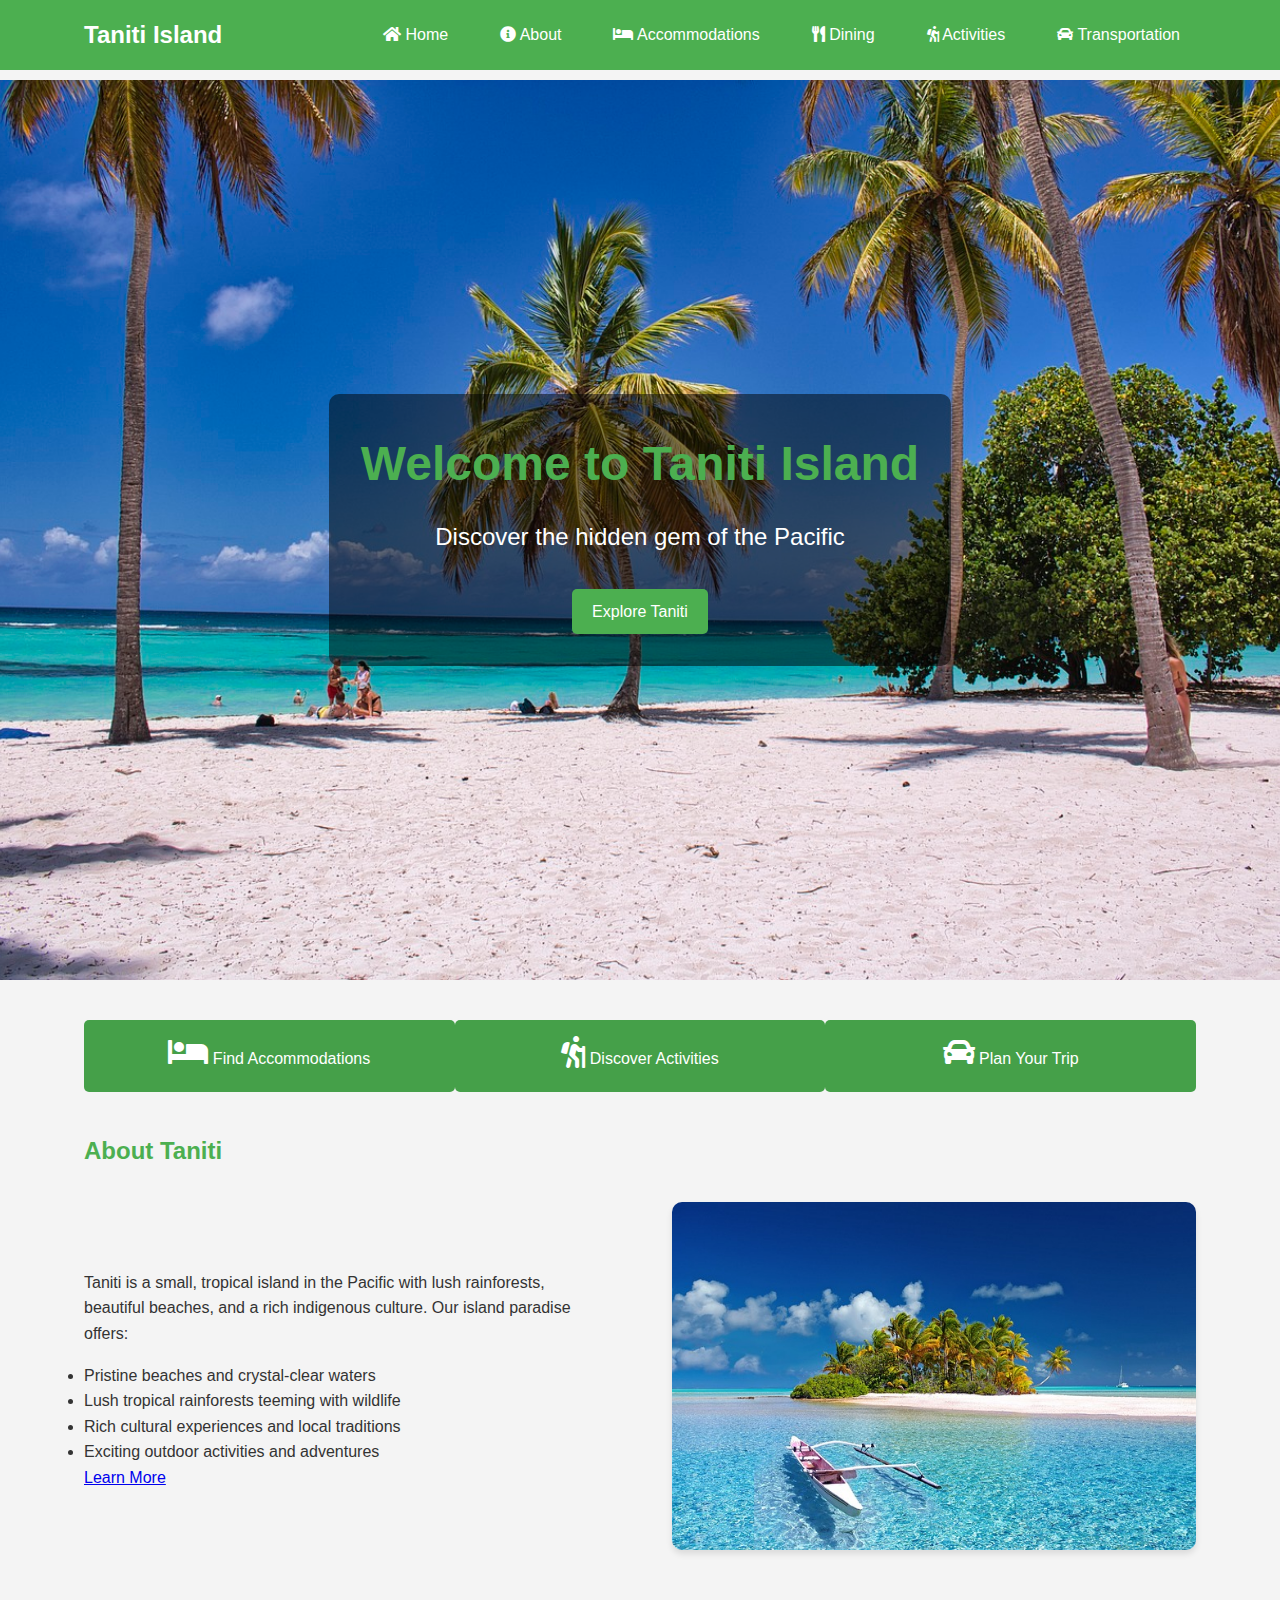
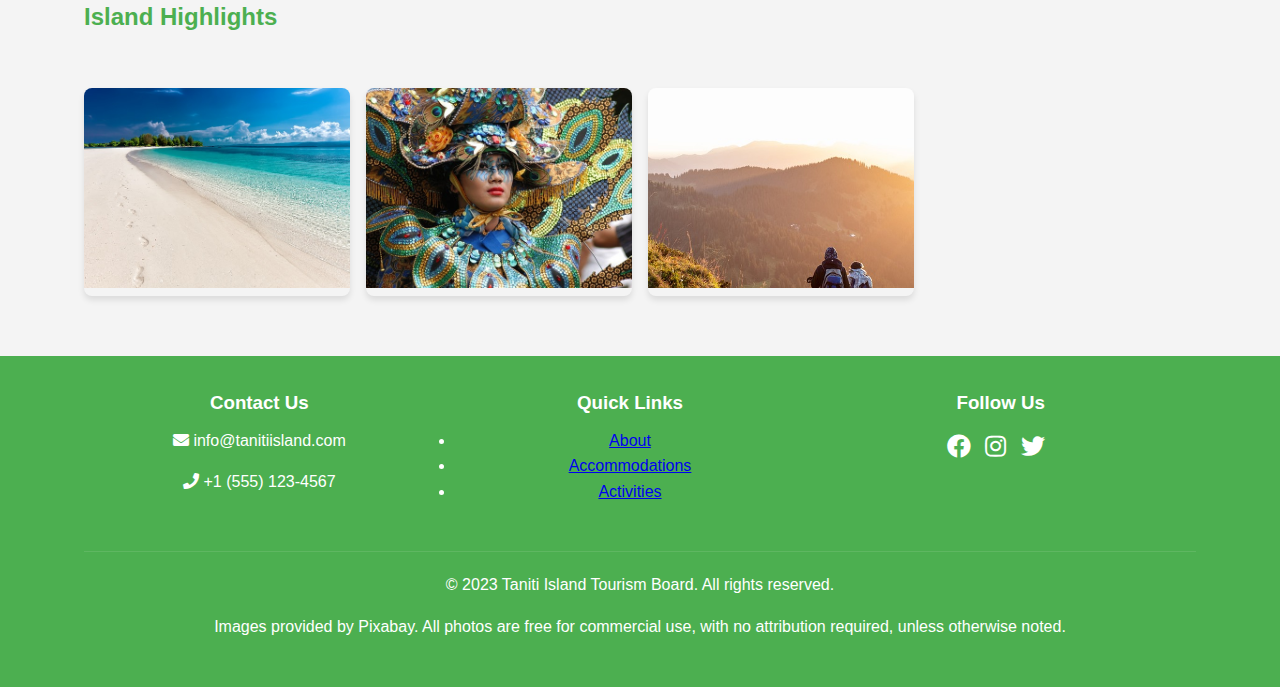
<file: index.html>
<!DOCTYPE html>
<html lang="en">
<head>
    <meta charset="UTF-8">
    <meta name="viewport" content="width=device-width, initial-scale=1.0">
    <title>Welcome to Taniti Island</title>
    <link rel="stylesheet" href="styles.css">
    <link rel="stylesheet" href="https://cdnjs.cloudflare.com/ajax/libs/font-awesome/5.15.3/css/all.min.css">
</head>
<body>
    <header>
        <div class="container">
            <nav>
                <div class="logo">Taniti Island</div>
                <div class="hamburger-menu">☰</div>
                <ul>
                    <li><a href="index.html"><i class="fas fa-home"></i> Home</a></li>
                    <li><a href="about.html"><i class="fas fa-info-circle"></i> About</a></li>
                    <li><a href="accommodations.html"><i class="fas fa-bed"></i> Accommodations</a></li>
                    <li><a href="dining.html"><i class="fas fa-utensils"></i> Dining</a></li>
                    <li><a href="activities.html"><i class="fas fa-hiking"></i> Activities</a></li>
                    <li><a href="transportation.html"><i class="fas fa-car"></i> Transportation</a></li>
                </ul>
            </nav>
        </div>
    </header>

    <main>
        <section class="hero" style="background-image: url('assets/beach2.jpg');">
            <div class="hero-content">
                <h1>Welcome to Taniti Island</h1>
                <p>Discover the hidden gem of the Pacific</p>
                <a href="about.html" class="cta-button">Explore Taniti</a>
            </div>
        </section>

        <div class="container">
            <section id="quick-links">
                <div class="quick-link-container">
                    <a href="accommodations.html" class="quick-link">
                        <i class="fas fa-bed"></i>
                        <span>Find Accommodations</span>
                    </a>
                    <a href="activities.html" class="quick-link">
                        <i class="fas fa-hiking"></i>
                        <span>Discover Activities</span>
                    </a>
                    <a href="transportation.html" class="quick-link">
                        <i class="fas fa-car"></i>
                        <span>Plan Your Trip</span>
                    </a>
                </div>
            </section>

            <section id="about-preview">
                <h2>About Taniti</h2>
                <div class="about-content">
                    <div class="about-text">
                        <p>Taniti is a small, tropical island in the Pacific with lush rainforests, beautiful beaches, and a rich indigenous culture. Our island paradise offers:</p>
                        <ul>
                            <li>Pristine beaches and crystal-clear waters</li>
                            <li>Lush tropical rainforests teeming with wildlife</li>
                            <li>Rich cultural experiences and local traditions</li>
                            <li>Exciting outdoor activities and adventures</li>
                        </ul>
                        <a href="about.html" class="learn-more">Learn More</a>
                    </div>
                    <div class="about-image">
                        <img src="assets/beachrelax.jpg" alt="About Taniti Island">
                    </div>
                </div>
            </section>

            <section id="gallery-preview">
                <h2>Island Highlights</h2>
                <div class="gallery-grid">
                    <div class="gallery-item">
                        <img src="assets/beach.jpg" alt="Beautiful Beaches">
                        <div class="gallery-caption">Beautiful Beaches</div>
                    </div>
                    <div class="gallery-item">
                        <img src="assets/culture2.jpg" alt="Rich Culture">
                        <div class="gallery-caption">Rich Culture</div>
                    </div>
                    <div class="gallery-item">
                        <img src="assets/hike.jpg" alt="Exciting Activities">
                        <div class="gallery-caption">Exciting Activities</div>
                    </div>
                </div>
            </section>
        </div>
    </main>

    <footer>
        <div class="container">
            <div class="footer-content">
                <div class="footer-section">
                    <h3>Contact Us</h3>
                    <p><i class="fas fa-envelope"></i> info@tanitiisland.com</p>
                    <p><i class="fas fa-phone"></i> +1 (555) 123-4567</p>
                </div>
                <div class="footer-section">
                    <h3>Quick Links</h3>
                    <ul>
                        <li><a href="about.html">About</a></li>
                        <li><a href="accommodations.html">Accommodations</a></li>
                        <li><a href="activities.html">Activities</a></li>
                    </ul>
                </div>
                <div class="footer-section">
                    <h3>Follow Us</h3>
                    <div class="social-icons">
                        <a href="#"><i class="fab fa-facebook"></i></a>
                        <a href="#"><i class="fab fa-instagram"></i></a>
                        <a href="#"><i class="fab fa-twitter"></i></a>
                    </div>
                </div>
            </div>
            <p class="copyright">&copy; 2023 Taniti Island Tourism Board. All rights reserved.</p>
            <p class="image-citation">Images provided by Pixabay. All photos are free for commercial use, with no attribution required, unless otherwise noted.</p>
        </div>
    </footer>

    <script>
        document.querySelector('.hamburger-menu').addEventListener('click', function() {
            document.querySelector('nav ul').classList.toggle('show');
        });
    </script>
</body>
</html>
</file>
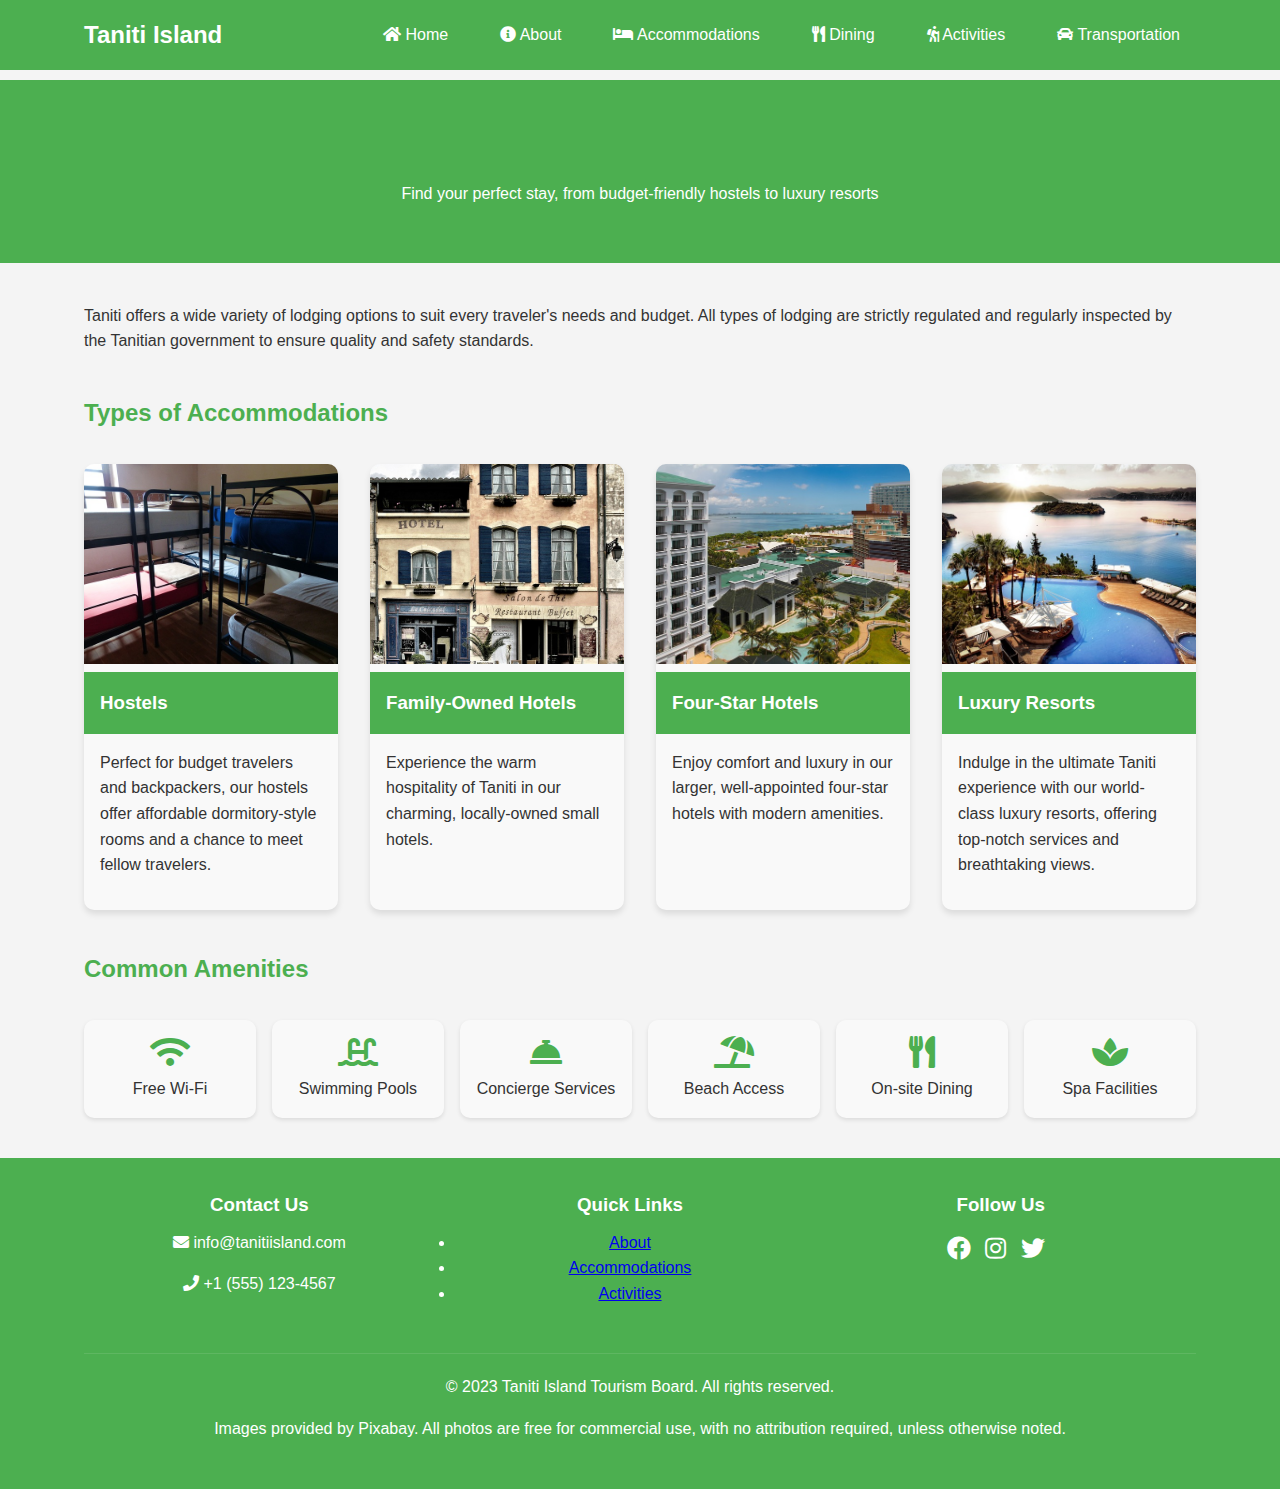
<file: accommodations.html>
<!DOCTYPE html>
<html lang="en">
<head>
    <meta charset="UTF-8">
    <meta name="viewport" content="width=device-width, initial-scale=1.0">
    <title>Accommodations on Taniti Island</title>
    <link rel="stylesheet" href="styles.css">
    <link rel="stylesheet" href="https://cdnjs.cloudflare.com/ajax/libs/font-awesome/5.15.3/css/all.min.css">
</head>
<body>
    <header>
        <div class="container">
            <nav>
                <div class="logo">Taniti Island</div>
                <div class="hamburger-menu">☰</div>
                <ul>
                    <li><a href="index.html"><i class="fas fa-home"></i> Home</a></li>
                    <li><a href="about.html"><i class="fas fa-info-circle"></i> About</a></li>
                    <li><a href="accommodations.html"><i class="fas fa-bed"></i> Accommodations</a></li>
                    <li><a href="dining.html"><i class="fas fa-utensils"></i> Dining</a></li>
                    <li><a href="activities.html"><i class="fas fa-hiking"></i> Activities</a></li>
                    <li><a href="transportation.html"><i class="fas fa-car"></i> Transportation</a></li>
                </ul>
            </nav>
        </div>
    </header>

    <main>
        <section class="page-header">
            <div class="container">
                <h1>Accommodations on Taniti</h1>
                <p>Find your perfect stay, from budget-friendly hostels to luxury resorts</p>
            </div>
        </section>

        <div class="container">
            <section id="accommodation-intro">
                <p>Taniti offers a wide variety of lodging options to suit every traveler's needs and budget. All types of lodging are strictly regulated and regularly inspected by the Tanitian government to ensure quality and safety standards.</p>
            </section>

            <section id="accommodation-types">
                <h2>Types of Accommodations</h2>
                <div class="accommodation-grid">
                    <div class="accommodation-item">
                        <img src="assets/hostel.jpg" alt="Budget-friendly hostel">
                        <h3>Hostels</h3>
                        <p>Perfect for budget travelers and backpackers, our hostels offer affordable dormitory-style rooms and a chance to meet fellow travelers.</p>
                    </div>
                    <div class="accommodation-item">
                        <img src="assets/familyhotel.jpg" alt="Family-owned hotel">
                        <h3>Family-Owned Hotels</h3>
                        <p>Experience the warm hospitality of Taniti in our charming, locally-owned small hotels.</p>
                    </div>
                    <div class="accommodation-item">
                        <img src="assets/fourstarhotel.jpg" alt="Four-star hotel">
                        <h3>Four-Star Hotels</h3>
                        <p>Enjoy comfort and luxury in our larger, well-appointed four-star hotels with modern amenities.</p>
                    </div>
                    <div class="accommodation-item">
                        <img src="assets/luxuryresort.jpg" alt="Luxury resort">
                        <h3>Luxury Resorts</h3>
                        <p>Indulge in the ultimate Taniti experience with our world-class luxury resorts, offering top-notch services and breathtaking views.</p>
                    </div>
                    <!-- Add more accommodation items with relevant images -->
                </div>
            </section>

            <section id="accommodation-features">
                <h2>Common Amenities</h2>
                <div class="features-grid">
                    <div class="feature-item">
                        <i class="fas fa-wifi"></i>
                        <span>Free Wi-Fi</span>
                    </div>
                    <div class="feature-item">
                        <i class="fas fa-swimming-pool"></i>
                        <span>Swimming Pools</span>
                    </div>
                    <div class="feature-item">
                        <i class="fas fa-concierge-bell"></i>
                        <span>Concierge Services</span>
                    </div>
                    <div class="feature-item">
                        <i class="fas fa-umbrella-beach"></i>
                        <span>Beach Access</span>
                    </div>
                    <div class="feature-item">
                        <i class="fas fa-utensils"></i>
                        <span>On-site Dining</span>
                    </div>
                    <div class="feature-item">
                        <i class="fas fa-spa"></i>
                        <span>Spa Facilities</span>
                    </div>
                </div>
            </section>

        </div>
    </main>

    <footer>
        <div class="container">
            <div class="footer-content">
                <div class="footer-section">
                    <h3>Contact Us</h3>
                    <p><i class="fas fa-envelope"></i> info@tanitiisland.com</p>
                    <p><i class="fas fa-phone"></i> +1 (555) 123-4567</p>
                </div>
                <div class="footer-section">
                    <h3>Quick Links</h3>
                    <ul>
                        <li><a href="about.html">About</a></li>
                        <li><a href="accommodations.html">Accommodations</a></li>
                        <li><a href="activities.html">Activities</a></li>
                    </ul>
                </div>
                <div class="footer-section">
                    <h3>Follow Us</h3>
                    <div class="social-icons">
                        <a href="#"><i class="fab fa-facebook"></i></a>
                        <a href="#"><i class="fab fa-instagram"></i></a>
                        <a href="#"><i class="fab fa-twitter"></i></a>
                    </div>
                </div>
            </div>
            <p class="copyright">&copy; 2023 Taniti Island Tourism Board. All rights reserved.</p>
            <p class="image-citation">Images provided by Pixabay. All photos are free for commercial use, with no attribution required, unless otherwise noted.</p>
        </div>
    </footer>

    <script>
        document.querySelector('.hamburger-menu').addEventListener('click', function() {
            document.querySelector('nav ul').classList.toggle('show');
        });
    </script>
</body>
</html>
</file>
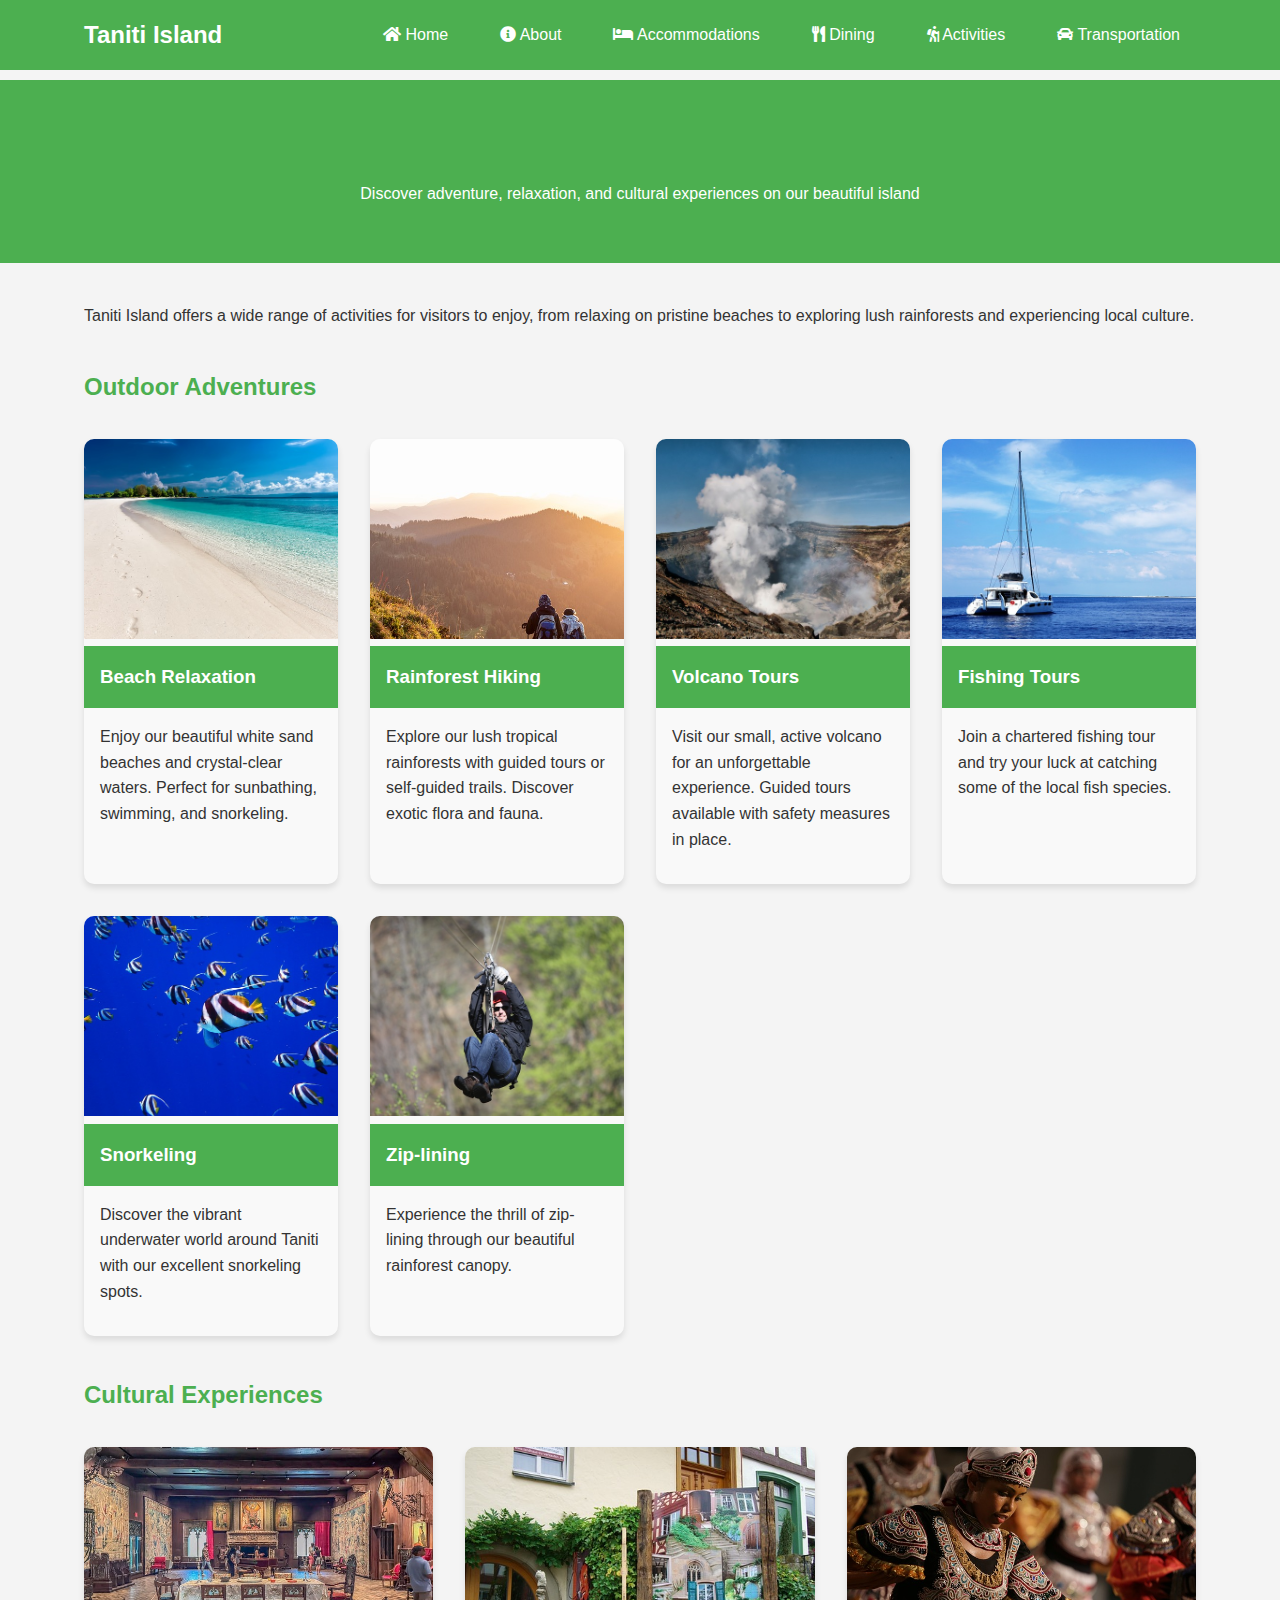
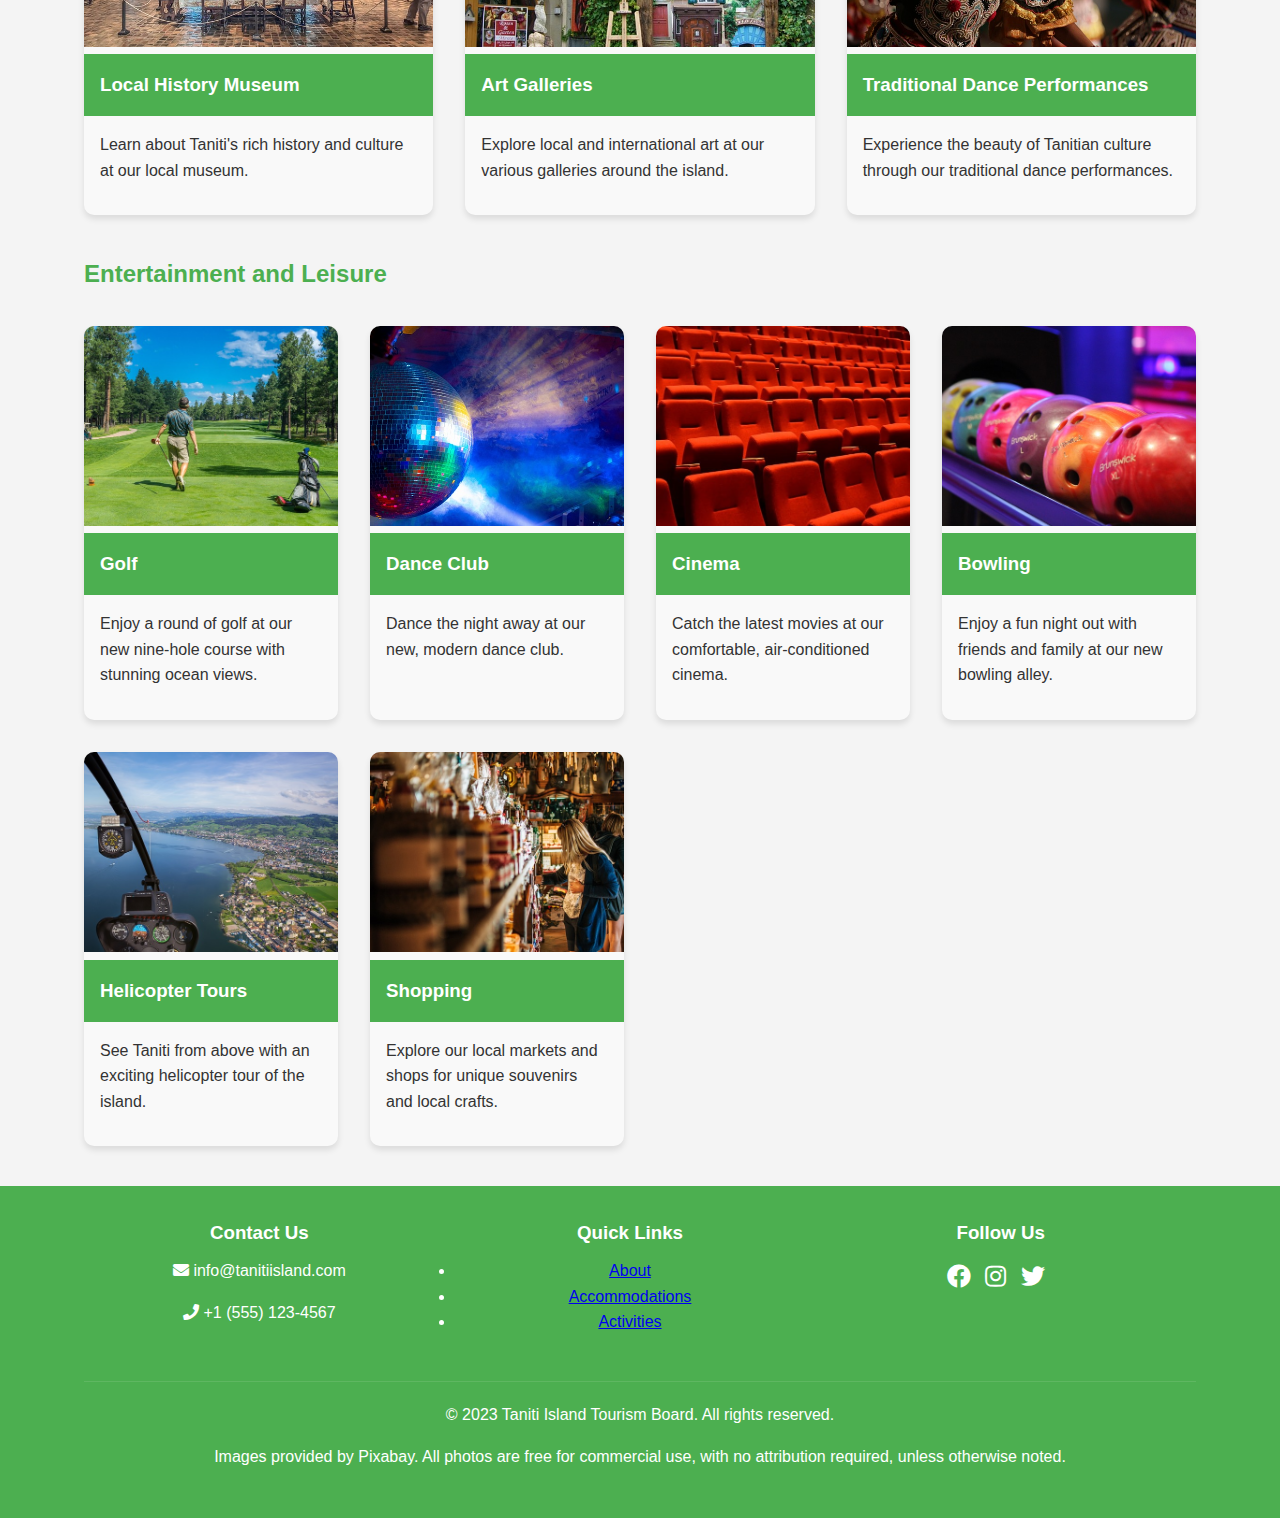
<file: activities.html>
<!DOCTYPE html>
<html lang="en">
<head>
    <meta charset="UTF-8">
    <meta name="viewport" content="width=device-width, initial-scale=1.0">
    <title>Activities on Taniti Island</title>
    <link rel="stylesheet" href="styles.css">
    <link rel="stylesheet" href="https://cdnjs.cloudflare.com/ajax/libs/font-awesome/5.15.3/css/all.min.css">
</head>
<body>
    <header>
        <div class="container">
            <nav>
                <div class="logo">Taniti Island</div>
                <div class="hamburger-menu">☰</div>
                <ul>
                    <li><a href="index.html"><i class="fas fa-home"></i> Home</a></li>
                    <li><a href="about.html"><i class="fas fa-info-circle"></i> About</a></li>
                    <li><a href="accommodations.html"><i class="fas fa-bed"></i> Accommodations</a></li>
                    <li><a href="dining.html"><i class="fas fa-utensils"></i> Dining</a></li>
                    <li><a href="activities.html"><i class="fas fa-hiking"></i> Activities</a></li>
                    <li><a href="transportation.html"><i class="fas fa-car"></i> Transportation</a></li>
                </ul>
            </nav>
        </div>
    </header>

    <main>
        <section class="page-header">
            <div class="container">
                <h1>Activities on Taniti Island</h1>
                <p>Discover adventure, relaxation, and cultural experiences on our beautiful island</p>
            </div>
        </section>

        <div class="container">
            <section id="activities-intro">
                <p>Taniti Island offers a wide range of activities for visitors to enjoy, from relaxing on pristine beaches to exploring lush rainforests and experiencing local culture.</p>
            </section>

            <section id="outdoor-activities">
                <h2>Outdoor Adventures</h2>
                <div class="activities-grid">
                    <div class="activity-item">
                        <img src="assets/beach.jpg" alt="Beach relaxation">
                        <h3>Beach Relaxation</h3>
                        <p>Enjoy our beautiful white sand beaches and crystal-clear waters. Perfect for sunbathing, swimming, and snorkeling.</p>
                    </div>
                    <div class="activity-item">
                        <img src="assets/hike.jpg" alt="Rainforest hiking">
                        <h3>Rainforest Hiking</h3>
                        <p>Explore our lush tropical rainforests with guided tours or self-guided trails. Discover exotic flora and fauna.</p>
                    </div>
                    <div class="activity-item">
                        <img src="assets/volcanotour.jpg" alt="Volcano tour">
                        <h3>Volcano Tours</h3>
                        <p>Visit our small, active volcano for an unforgettable experience. Guided tours available with safety measures in place.</p>
                    </div>
                    <div class="activity-item">
                        <img src="assets/fishingtour.jpg" alt="Fishing tour">
                        <h3>Fishing Tours</h3>
                        <p>Join a chartered fishing tour and try your luck at catching some of the local fish species.</p>
                    </div>
                    <div class="activity-item">
                        <img src="assets/snorkeling.jpg" alt="Snorkeling">
                        <h3>Snorkeling</h3>
                        <p>Discover the vibrant underwater world around Taniti with our excellent snorkeling spots.</p>
                    </div>
                    <div class="activity-item">
                        <img src="assets/zipline.jpg" alt="Zip-lining">
                        <h3>Zip-lining</h3>
                        <p>Experience the thrill of zip-lining through our beautiful rainforest canopy.</p>
                    </div>
                </div>
            </section>

            <section id="cultural-activities">
                <h2>Cultural Experiences</h2>
                <div class="activities-grid">
                    <div class="activity-item">
                        <img src="assets/museum1.jpg" alt="Local history museum">
                        <h3>Local History Museum</h3>
                        <p>Learn about Taniti's rich history and culture at our local museum.</p>
                    </div>
                    <div class="activity-item">
                        <img src="assets/artgallery.jpg" alt="Art galleries">
                        <h3>Art Galleries</h3>
                        <p>Explore local and international art at our various galleries around the island.</p>
                    </div>
                    <div class="activity-item">
                        <img src="assets/traditionaldance.jpg" alt="Traditional dance performance">
                        <h3>Traditional Dance Performances</h3>
                        <p>Experience the beauty of Tanitian culture through our traditional dance performances.</p>
                    </div>
                </div>
            </section>

            <section id="entertainment-activities">
                <h2>Entertainment and Leisure</h2>
                <div class="activities-grid">
                    <div class="activity-item">
                        <img src="assets/golfcourse.jpg" alt="Golf course">
                        <h3>Golf</h3>
                        <p>Enjoy a round of golf at our new nine-hole course with stunning ocean views.</p>
                    </div>
                    <div class="activity-item">
                        <img src="assets/danceclub.jpg" alt="Dance club">
                        <h3>Dance Club</h3>
                        <p>Dance the night away at our new, modern dance club.</p>
                    </div>
                    <div class="activity-item">
                        <img src="assets/cinema.jpg" alt="Cinema">
                        <h3>Cinema</h3>
                        <p>Catch the latest movies at our comfortable, air-conditioned cinema.</p>
                    </div>
                    <div class="activity-item">
                        <img src="assets/bowling.jpg" alt="Bowling alley">
                        <h3>Bowling</h3>
                        <p>Enjoy a fun night out with friends and family at our new bowling alley.</p>
                    </div>
                    <div class="activity-item">
                        <img src="assets/helicoptertour.jpg" alt="Helicopter tour">
                        <h3>Helicopter Tours</h3>
                        <p>See Taniti from above with an exciting helicopter tour of the island.</p>
                    </div>
                    <div class="activity-item">
                        <img src="assets/shopping.jpg" alt="Shopping">
                        <h3>Shopping</h3>
                        <p>Explore our local markets and shops for unique souvenirs and local crafts.</p>
                    </div>
                </div>
            </section>

        </div>
    </main>

    <footer>
        <div class="container">
            <div class="footer-content">
                <div class="footer-section">
                    <h3>Contact Us</h3>
                    <p><i class="fas fa-envelope"></i> info@tanitiisland.com</p>
                    <p><i class="fas fa-phone"></i> +1 (555) 123-4567</p>
                </div>
                <div class="footer-section">
                    <h3>Quick Links</h3>
                    <ul>
                        <li><a href="about.html">About</a></li>
                        <li><a href="accommodations.html">Accommodations</a></li>
                        <li><a href="activities.html">Activities</a></li>
                    </ul>
                </div>
                <div class="footer-section">
                    <h3>Follow Us</h3>
                    <div class="social-icons">
                        <a href="#"><i class="fab fa-facebook"></i></a>
                        <a href="#"><i class="fab fa-instagram"></i></a>
                        <a href="#"><i class="fab fa-twitter"></i></a>
                    </div>
                </div>
            </div>
            <p class="copyright">&copy; 2023 Taniti Island Tourism Board. All rights reserved.</p>
            <p class="image-citation">Images provided by Pixabay. All photos are free for commercial use, with no attribution required, unless otherwise noted.</p>
        </div>
    </footer>


    <script>
        document.querySelector('.hamburger-menu').addEventListener('click', function() {
            document.querySelector('nav ul').classList.toggle('show');
        });
    </script>
</body>
</html>
</file>
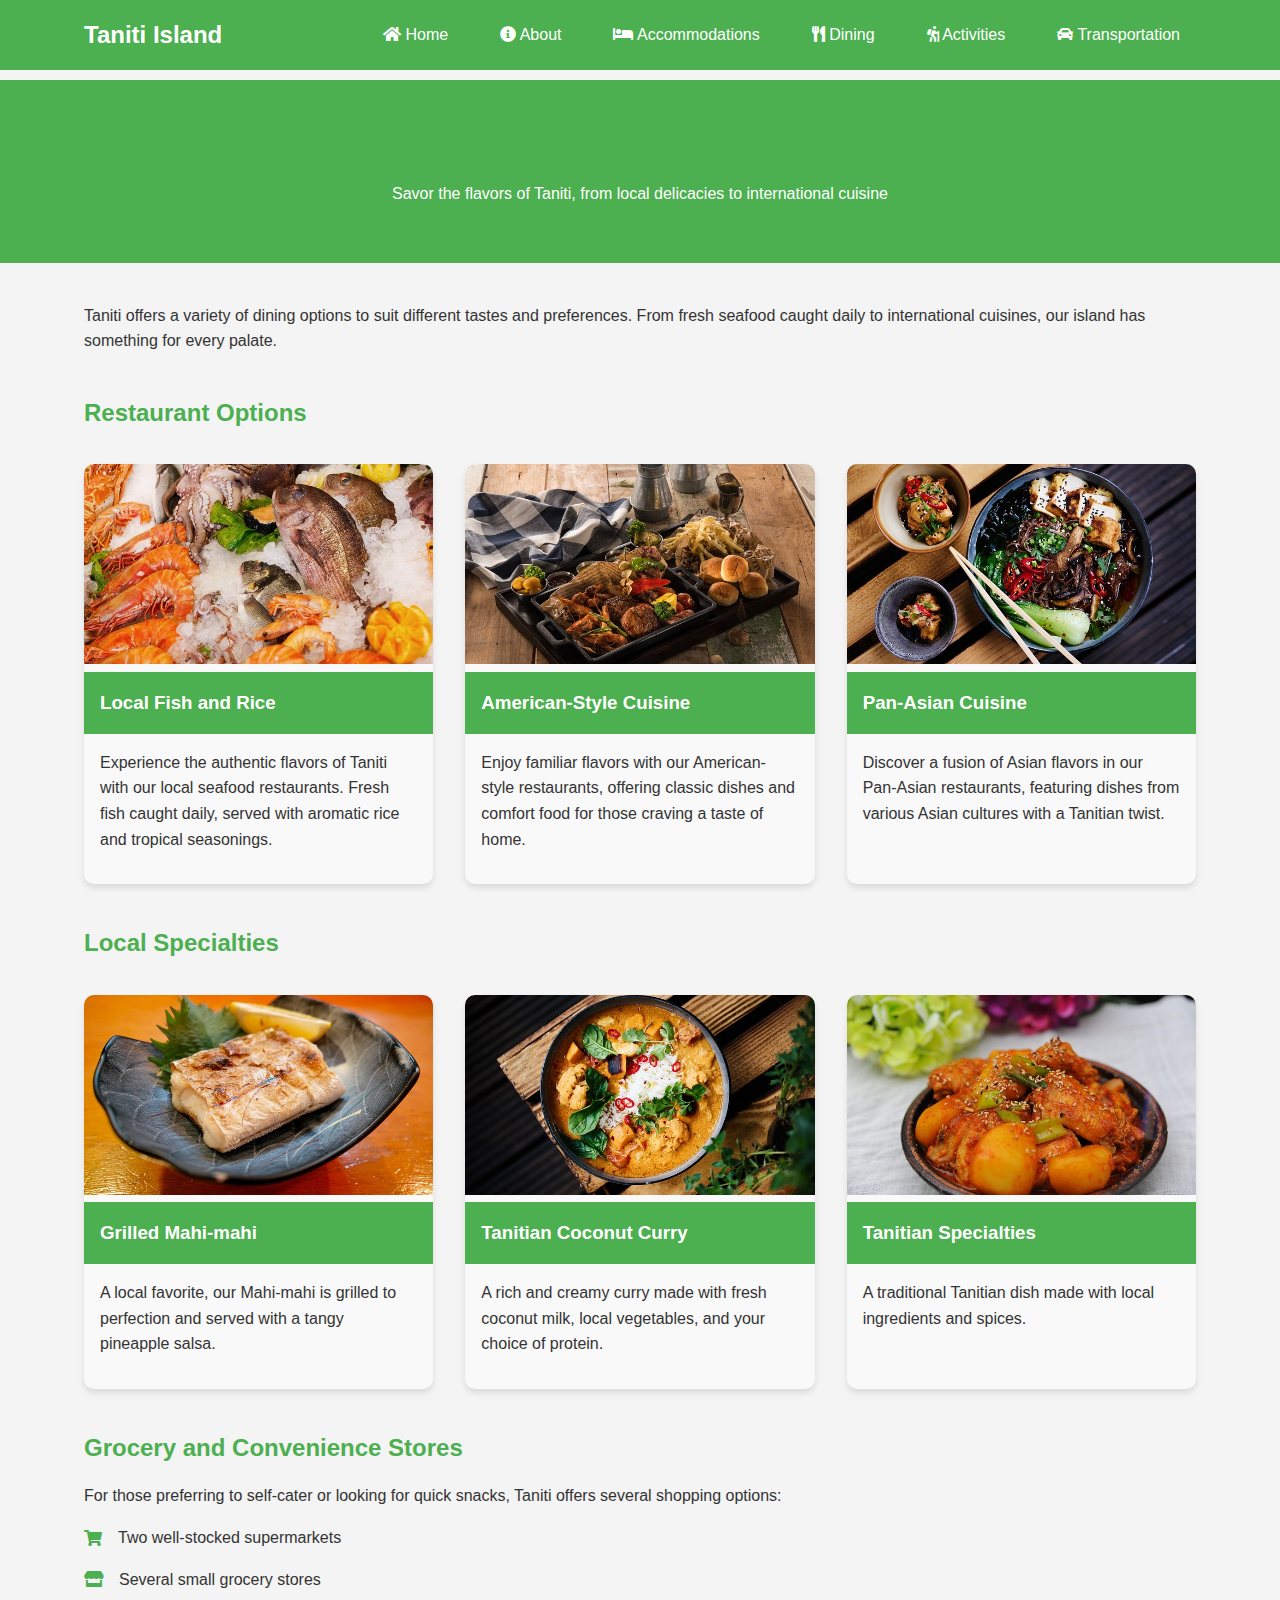
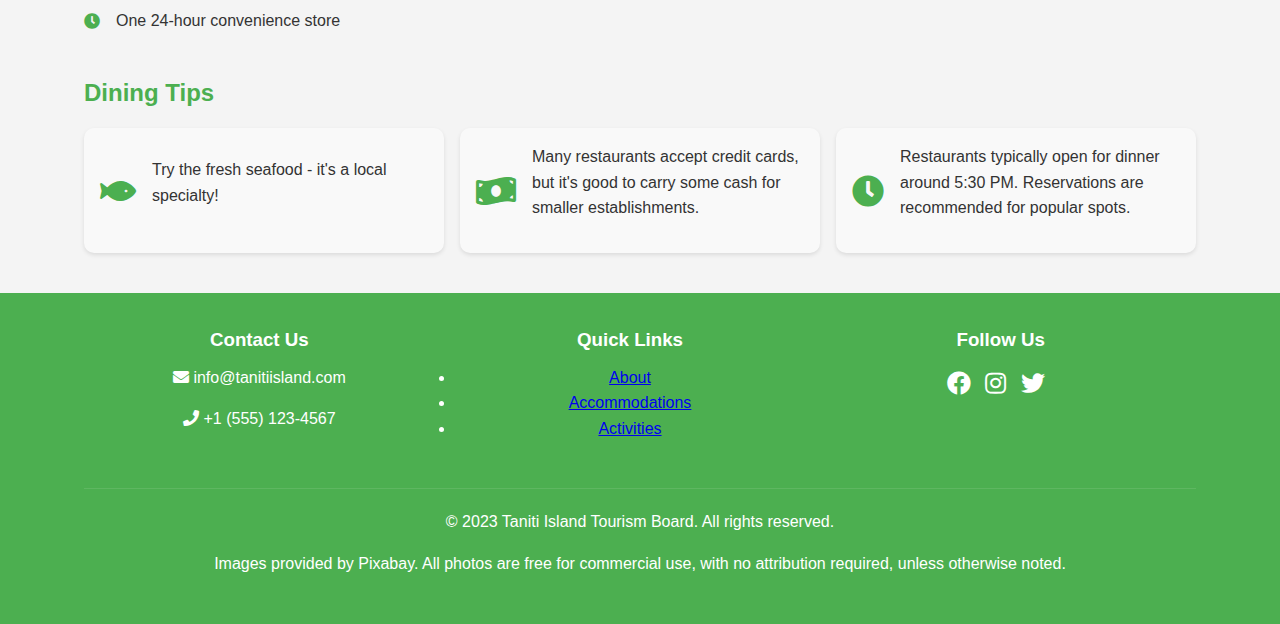
<file: dining.html>
<!DOCTYPE html>
<html lang="en">
<head>
    <meta charset="UTF-8">
    <meta name="viewport" content="width=device-width, initial-scale=1.0">
    <title>Dining on Taniti Island</title>
    <link rel="stylesheet" href="styles.css">
    <link rel="stylesheet" href="https://cdnjs.cloudflare.com/ajax/libs/font-awesome/5.15.3/css/all.min.css">
</head>
<body>
    <header>
        <div class="container">
            <nav>
                <div class="logo">Taniti Island</div>
                <div class="hamburger-menu">☰</div>
                <ul>
                    <li><a href="index.html"><i class="fas fa-home"></i> Home</a></li>
                    <li><a href="about.html"><i class="fas fa-info-circle"></i> About</a></li>
                    <li><a href="accommodations.html"><i class="fas fa-bed"></i> Accommodations</a></li>
                    <li><a href="dining.html"><i class="fas fa-utensils"></i> Dining</a></li>
                    <li><a href="activities.html"><i class="fas fa-hiking"></i> Activities</a></li>
                    <li><a href="transportation.html"><i class="fas fa-car"></i> Transportation</a></li>
                </ul>
            </nav>
        </div>
    </header>

    <main>
        <section class="page-header">
            <div class="container">
                <h1>Dining on Taniti Island</h1>
                <p>Savor the flavors of Taniti, from local delicacies to international cuisine</p>
            </div>
        </section>

        <div class="container">
            <section id="dining-intro">
                <p>Taniti offers a variety of dining options to suit different tastes and preferences. From fresh seafood caught daily to international cuisines, our island has something for every palate.</p>
            </section>

            <section id="restaurant-types">
                <h2>Restaurant Options</h2>
                <div class="restaurant-grid">
                    <div class="restaurant-item">
                        <img src="assets/seafood.jpg" alt="Local seafood restaurant">
                        <h3>Local Fish and Rice</h3>
                        <p>Experience the authentic flavors of Taniti with our local seafood restaurants. Fresh fish caught daily, served with aromatic rice and tropical seasonings.</p>
                    </div>
                    <div class="restaurant-item">
                        <img src="assets/bbqplatter.jpg" alt="American-style restaurant">
                        <h3>American-Style Cuisine</h3>
                        <p>Enjoy familiar flavors with our American-style restaurants, offering classic dishes and comfort food for those craving a taste of home.</p>
                    </div>
                    <div class="restaurant-item">
                        <img src="assets/panasiancuisine.jpg" alt="Pan-Asian restaurant">
                        <h3>Pan-Asian Cuisine</h3>
                        <p>Discover a fusion of Asian flavors in our Pan-Asian restaurants, featuring dishes from various Asian cultures with a Tanitian twist.</p>
                    </div>
                </div>
            </section>

            <section id="local-specialties">
                <h2>Local Specialties</h2>
                <div class="specialties-grid">
                    <div class="specialty-item">
                        <img src="assets/grilledmahi.jpg" alt="Grilled Mahi-mahi">
                        <h3>Grilled Mahi-mahi</h3>
                        <p>A local favorite, our Mahi-mahi is grilled to perfection and served with a tangy pineapple salsa.</p>
                    </div>
                    <div class="specialty-item">
                        <img src="assets/coconutcurry.jpg" alt="Coconut Curry">
                        <h3>Tanitian Coconut Curry</h3>
                        <p>A rich and creamy curry made with fresh coconut milk, local vegetables, and your choice of protein.</p>
                    </div>
                    <div class="specialty-item">
                        <img src="assets/tanitilocaldish.jpg" alt="Traditional Tanitian dish">
                        <h3>Tanitian Specialties</h3>
                        <p>A traditional Tanitian dish made with local ingredients and spices.</p>
                    </div>
                </div>
            </section>

            <section id="grocery-options">
                <h2>Grocery and Convenience Stores</h2>
                <p>For those preferring to self-cater or looking for quick snacks, Taniti offers several shopping options:</p>
                <ul class="grocery-list">
                    <li><i class="fas fa-shopping-cart"></i> Two well-stocked supermarkets</li>
                    <li><i class="fas fa-store"></i> Several small grocery stores</li>
                    <li><i class="fas fa-clock"></i> One 24-hour convenience store</li>
                </ul>
            </section>

            <section id="dining-tips">
                <h2>Dining Tips</h2>
                <div class="tips-container">
                    <div class="tip-item">
                        <i class="fas fa-fish"></i>
                        <p>Try the fresh seafood - it's a local specialty!</p>
                    </div>
                    <div class="tip-item">
                        <i class="fas fa-money-bill-wave"></i>
                        <p>Many restaurants accept credit cards, but it's good to carry some cash for smaller establishments.</p>
                    </div>
                    <div class="tip-item">
                        <i class="fas fa-clock"></i>
                        <p>Restaurants typically open for dinner around 5:30 PM. Reservations are recommended for popular spots.</p>
                    </div>
                </div>
            </section>
        </div>
    </main>

    <footer>
        <div class="container">
            <div class="footer-content">
                <div class="footer-section">
                    <h3>Contact Us</h3>
                    <p><i class="fas fa-envelope"></i> info@tanitiisland.com</p>
                    <p><i class="fas fa-phone"></i> +1 (555) 123-4567</p>
                </div>
                <div class="footer-section">
                    <h3>Quick Links</h3>
                    <ul>
                        <li><a href="about.html">About</a></li>
                        <li><a href="accommodations.html">Accommodations</a></li>
                        <li><a href="activities.html">Activities</a></li>
                    </ul>
                </div>
                <div class="footer-section">
                    <h3>Follow Us</h3>
                    <div class="social-icons">
                        <a href="#"><i class="fab fa-facebook"></i></a>
                        <a href="#"><i class="fab fa-instagram"></i></a>
                        <a href="#"><i class="fab fa-twitter"></i></a>
                    </div>
                </div>
            </div>
            <p class="copyright">&copy; 2023 Taniti Island Tourism Board. All rights reserved.</p>
            <p class="image-citation">Images provided by Pixabay. All photos are free for commercial use, with no attribution required, unless otherwise noted.</p>
        </div>
    </footer>

    <script>
        document.querySelector('.hamburger-menu').addEventListener('click', function() {
            document.querySelector('nav ul').classList.toggle('show');
        });
    </script>
</body>
</html>
</file>
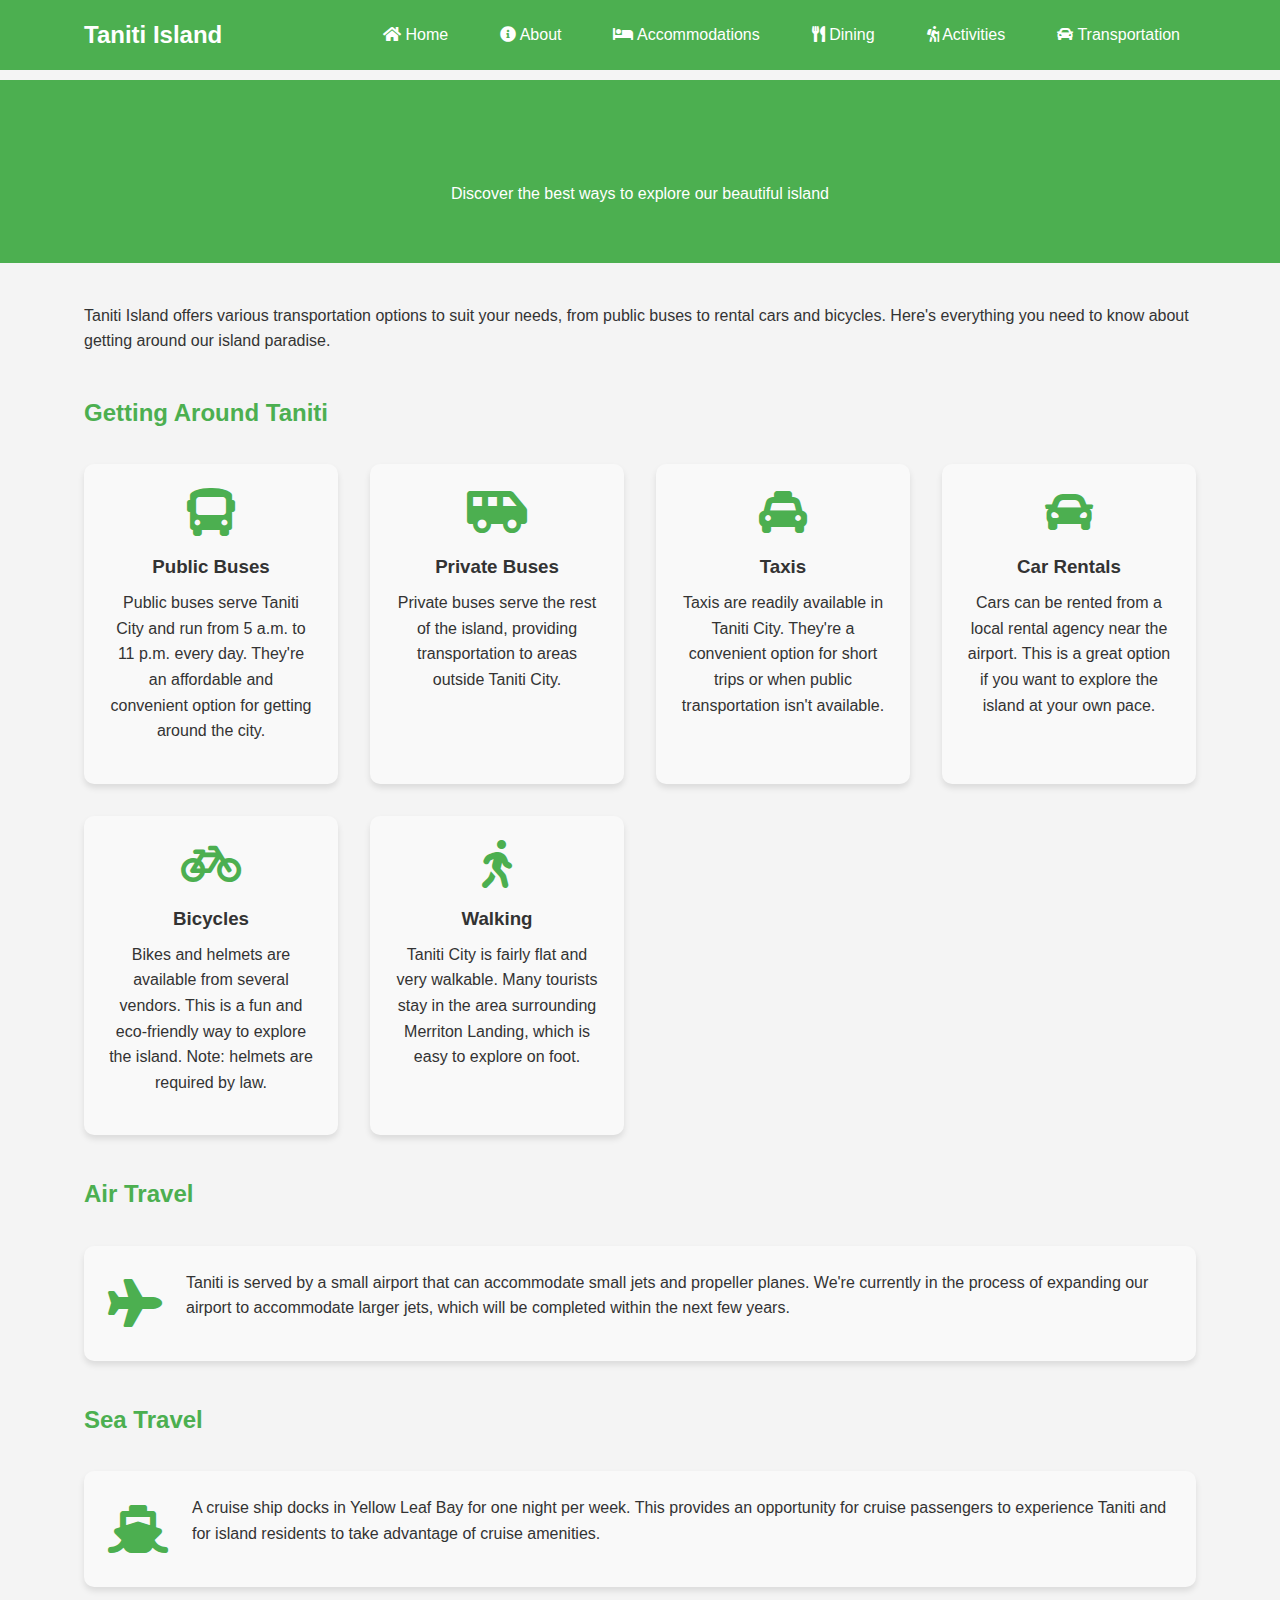
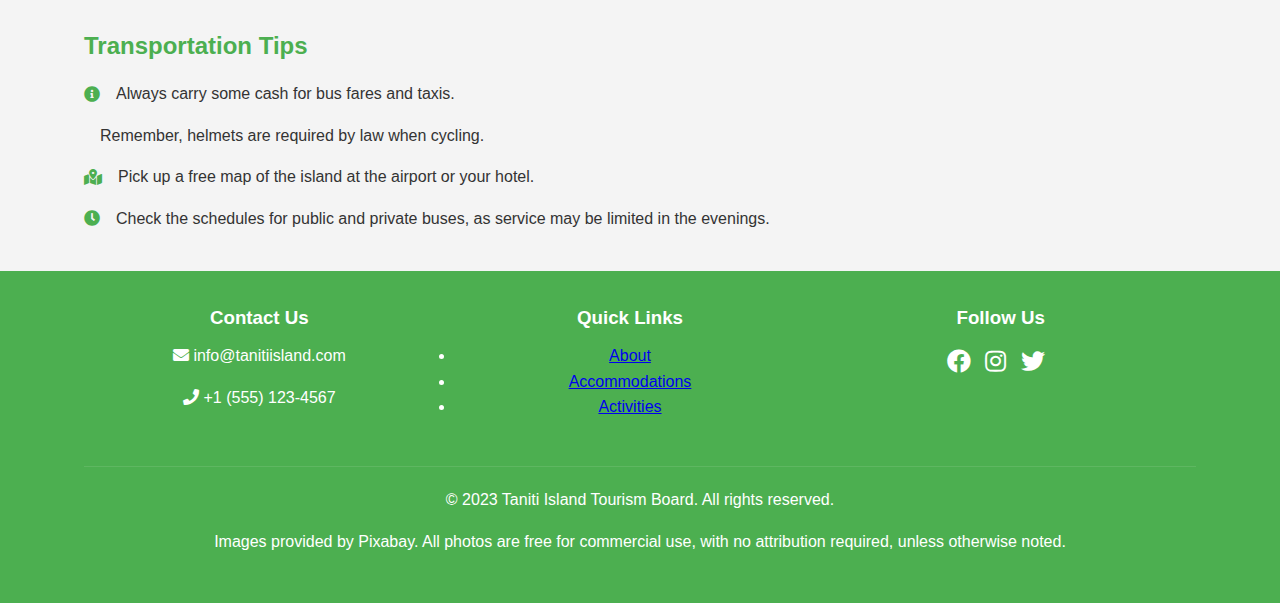
<file: transportation.html>
<!DOCTYPE html>
<html lang="en">
<head>
    <meta charset="UTF-8">
    <meta name="viewport" content="width=device-width, initial-scale=1.0">
    <title>Transportation on Taniti Island</title>
    <link rel="stylesheet" href="styles.css">
    <link rel="stylesheet" href="https://cdnjs.cloudflare.com/ajax/libs/font-awesome/5.15.3/css/all.min.css">
</head>
<body>
    <header>
        <div class="container">
            <nav>
                <div class="logo">Taniti Island</div>
                <div class="hamburger-menu">☰</div>
                <ul>
                    <li><a href="index.html"><i class="fas fa-home"></i> Home</a></li>
                    <li><a href="about.html"><i class="fas fa-info-circle"></i> About</a></li>
                    <li><a href="accommodations.html"><i class="fas fa-bed"></i> Accommodations</a></li>
                    <li><a href="dining.html"><i class="fas fa-utensils"></i> Dining</a></li>
                    <li><a href="activities.html"><i class="fas fa-hiking"></i> Activities</a></li>
                    <li><a href="transportation.html"><i class="fas fa-car"></i> Transportation</a></li>
                </ul>
            </nav>
        </div>
    </header>

    <main>
        <section class="page-header">
            <div class="container">
                <h1>Transportation on Taniti Island</h1>
                <p>Discover the best ways to explore our beautiful island</p>
            </div>
        </section>

        <div class="container">
            <section id="transportation-intro">
                <p>Taniti Island offers various transportation options to suit your needs, from public buses to rental cars and bicycles. Here's everything you need to know about getting around our island paradise.</p>
            </section>

            <section id="transportation-options">
                <h2>Getting Around Taniti</h2>
                <div class="transport-grid">
                    <div class="transport-item">
                        <i class="fas fa-bus"></i>
                        <h3>Public Buses</h3>
                        <p>Public buses serve Taniti City and run from 5 a.m. to 11 p.m. every day. They're an affordable and convenient option for getting around the city.</p>
                    </div>
                    <div class="transport-item">
                        <i class="fas fa-shuttle-van"></i>
                        <h3>Private Buses</h3>
                        <p>Private buses serve the rest of the island, providing transportation to areas outside Taniti City.</p>
                    </div>
                    <div class="transport-item">
                        <i class="fas fa-taxi"></i>
                        <h3>Taxis</h3>
                        <p>Taxis are readily available in Taniti City. They're a convenient option for short trips or when public transportation isn't available.</p>
                    </div>
                    <div class="transport-item">
                        <i class="fas fa-car"></i>
                        <h3>Car Rentals</h3>
                        <p>Cars can be rented from a local rental agency near the airport. This is a great option if you want to explore the island at your own pace.</p>
                    </div>
                    <div class="transport-item">
                        <i class="fas fa-bicycle"></i>
                        <h3>Bicycles</h3>
                        <p>Bikes and helmets are available from several vendors. This is a fun and eco-friendly way to explore the island. Note: helmets are required by law.</p>
                    </div>
                    <div class="transport-item">
                        <i class="fas fa-walking"></i>
                        <h3>Walking</h3>
                        <p>Taniti City is fairly flat and very walkable. Many tourists stay in the area surrounding Merriton Landing, which is easy to explore on foot.</p>
                    </div>
                </div>
            </section>

            <section id="air-travel">
                <h2>Air Travel</h2>
                <div class="info-box">
                    <i class="fas fa-plane"></i>
                    <p>Taniti is served by a small airport that can accommodate small jets and propeller planes. We're currently in the process of expanding our airport to accommodate larger jets, which will be completed within the next few years.</p>
                </div>
            </section>

            <section id="sea-travel">
                <h2>Sea Travel</h2>
                <div class="info-box">
                    <i class="fas fa-ship"></i>
                    <p>A cruise ship docks in Yellow Leaf Bay for one night per week. This provides an opportunity for cruise passengers to experience Taniti and for island residents to take advantage of cruise amenities.</p>
                </div>
            </section>

            <section id="transportation-tips">
                <h2>Transportation Tips</h2>
                <ul class="tips-list">
                    <li><i class="fas fa-info-circle"></i> Always carry some cash for bus fares and taxis.</li>
                    <li><i class="fas fa-helmet"></i> Remember, helmets are required by law when cycling.</li>
                    <li><i class="fas fa-map-marked-alt"></i> Pick up a free map of the island at the airport or your hotel.</li>
                    <li><i class="fas fa-clock"></i> Check the schedules for public and private buses, as service may be limited in the evenings.</li>
                </ul>
            </section>
        </div>
    </main>

    <footer>
        <div class="container">
            <div class="footer-content">
                <div class="footer-section">
                    <h3>Contact Us</h3>
                    <p><i class="fas fa-envelope"></i> info@tanitiisland.com</p>
                    <p><i class="fas fa-phone"></i> +1 (555) 123-4567</p>
                </div>
                <div class="footer-section">
                    <h3>Quick Links</h3>
                    <ul>
                        <li><a href="about.html">About</a></li>
                        <li><a href="accommodations.html">Accommodations</a></li>
                        <li><a href="activities.html">Activities</a></li>
                    </ul>
                </div>
                <div class="footer-section">
                    <h3>Follow Us</h3>
                    <div class="social-icons">
                        <a href="#"><i class="fab fa-facebook"></i></a>
                        <a href="#"><i class="fab fa-instagram"></i></a>
                        <a href="#"><i class="fab fa-twitter"></i></a>
                    </div>
                </div>
            </div>
            <p class="copyright">&copy; 2023 Taniti Island Tourism Board. All rights reserved.</p>
            <p class="image-citation">Images provided by Pixabay. All photos are free for commercial use, with no attribution required, unless otherwise noted.</p>
        </div>
    </footer>

    <script>
        document.querySelector('.hamburger-menu').addEventListener('click', function() {
            document.querySelector('nav ul').classList.toggle('show');
        });
    </script>
</body>
</html>
</file>
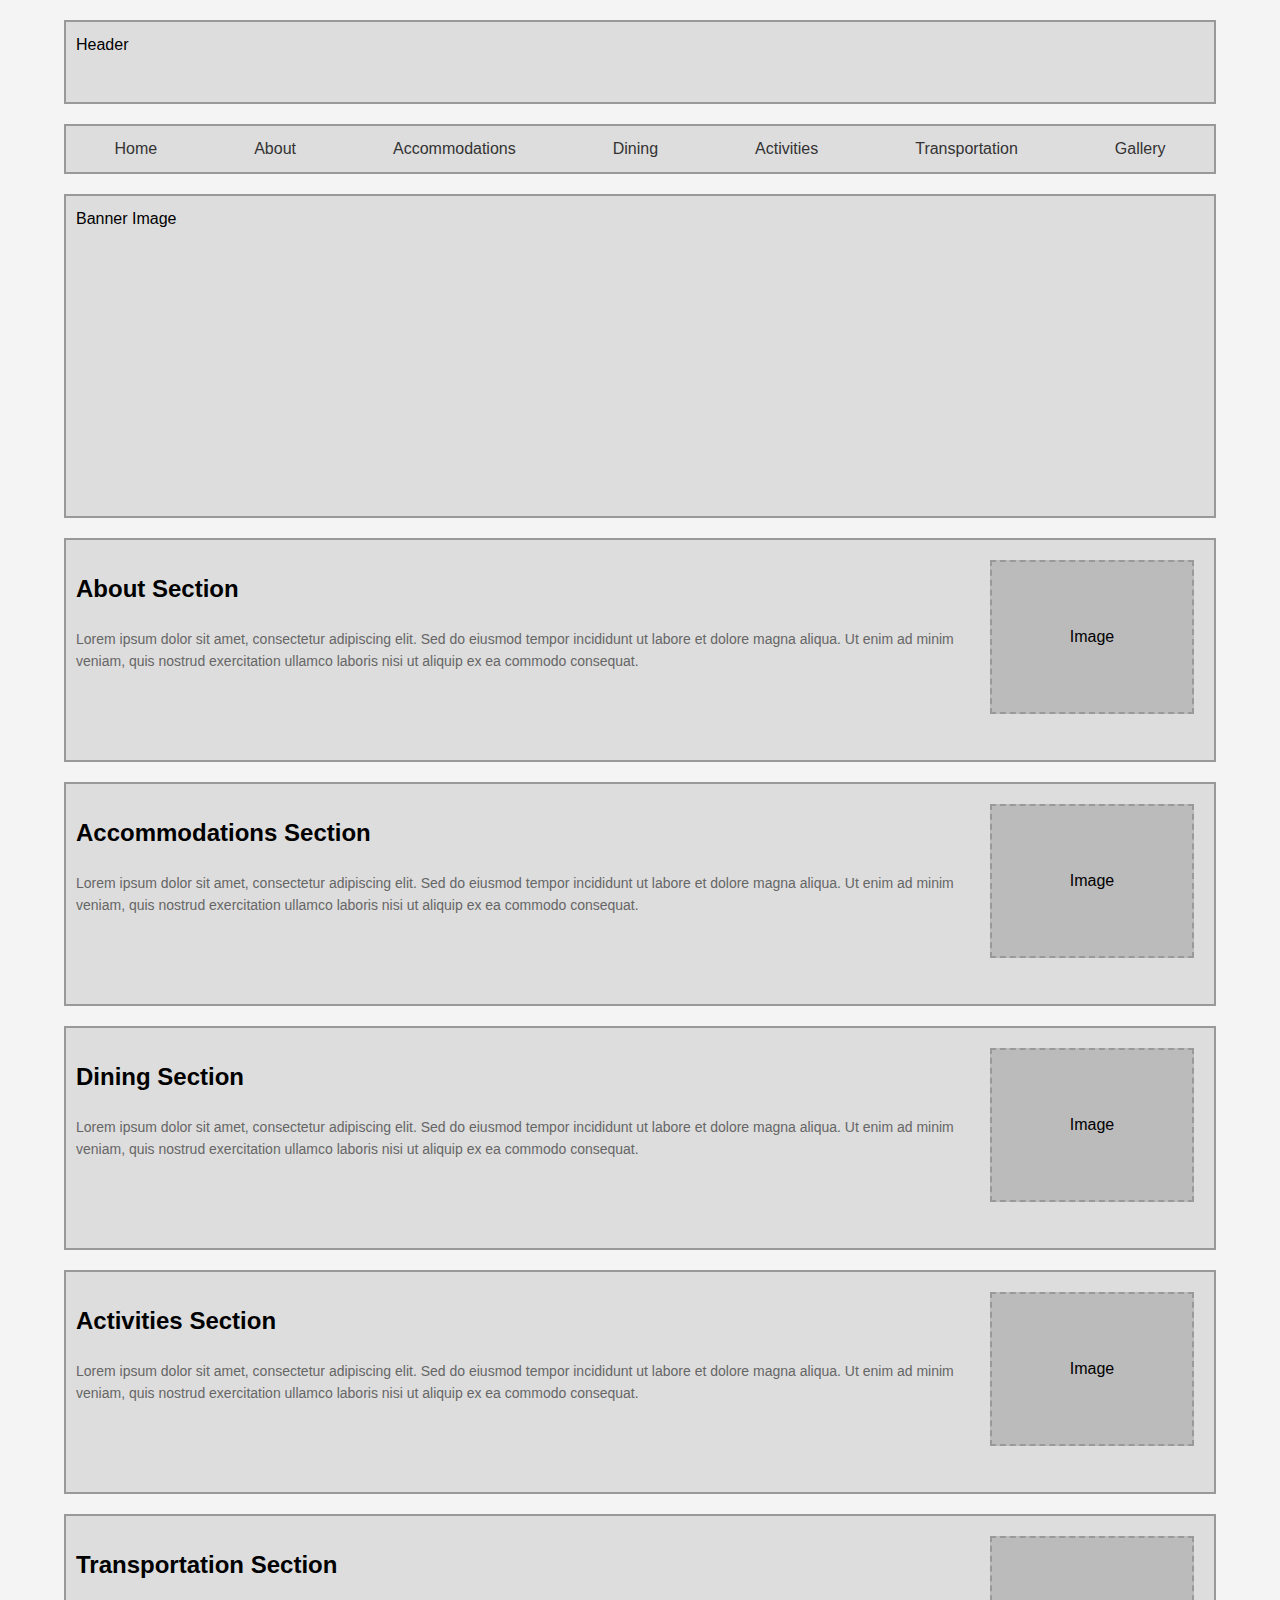
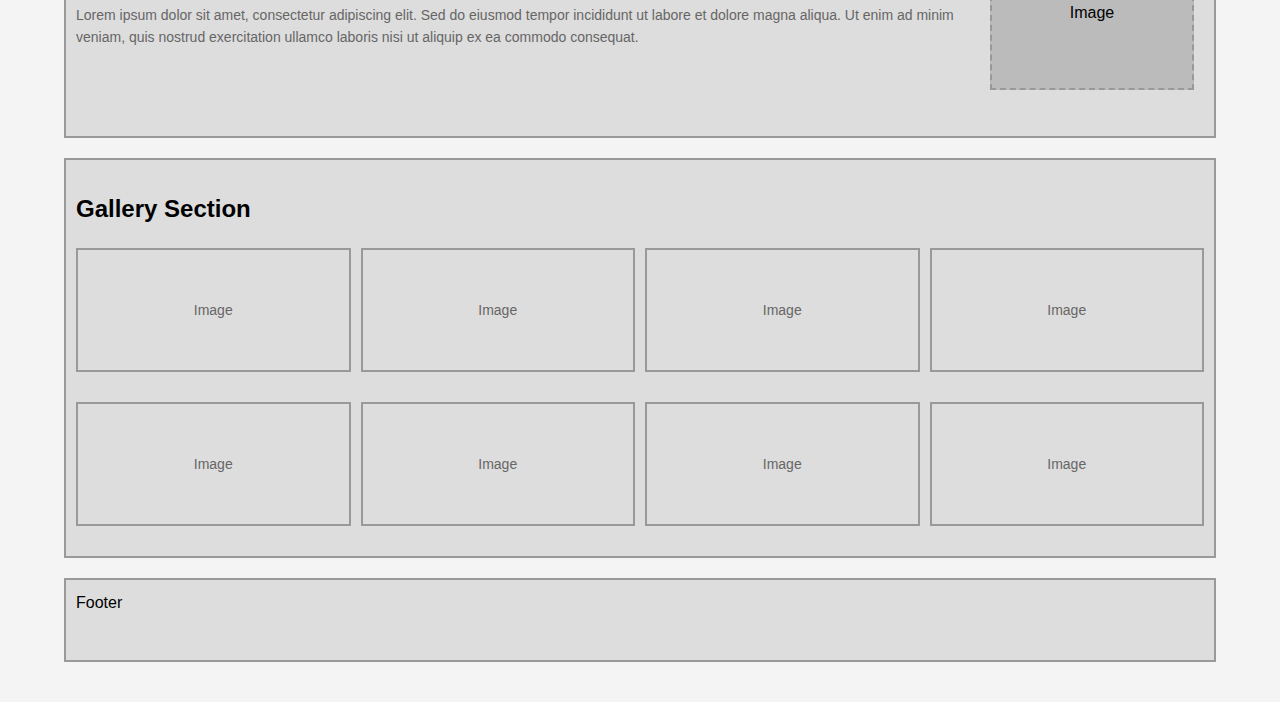
<file: wireframe.html>
<!DOCTYPE html>
<html lang="en">
<head>
    <meta charset="UTF-8">
    <meta name="viewport" content="width=device-width, initial-scale=1.0">
    <title>Taniti Island Website Wireframe</title>
    <style>
        body {
            font-family: Arial, sans-serif;
            line-height: 1.6;
            margin: 0;
            padding: 0;
            background-color: #f4f4f4;
        }
        .container {
            width: 90%;
            max-width: 1200px;
            margin: 0 auto;
            padding: 20px;
        }
        .wireframe-box {
            background-color: #ddd;
            border: 2px solid #999;
            padding: 10px;
            margin-bottom: 20px;
        }
        .header {
            height: 60px;
        }
        .nav {
            height: auto;
            padding: 10px 0;
        }
        .nav ul {
            list-style-type: none;
            padding: 0;
            margin: 0;
            display: flex;
            justify-content: space-around;
        }
        .nav ul li {
            margin: 0 10px;
        }
        .nav ul li a {
            text-decoration: none;
            color: #333;
        }
        .hero {
            height: 300px;
        }
        .section {
            min-height: 200px;
            display: flex;
            flex-wrap: wrap;
            justify-content: space-between;
        }
        .section-content {
            flex: 1;
            min-width: 200px;
        }
        .image-placeholder {
            background-color: #bbb;
            border: 2px dashed #999;
            height: 150px;
            width: 200px;
            display: flex;
            justify-content: center;
            align-items: center;
            margin: 10px;
        }
        .gallery {
            display: grid;
            grid-template-columns: repeat(4, 1fr);
            gap: 10px;
        }
        .gallery-item {
            height: 100px;
            display: flex;
            justify-content: center;
            align-items: center;
            font-size: 14px;
            color: #666;
        }
        .footer {
            height: 60px;
        }
        .text-placeholder {
            color: #666;
            font-size: 14px;
        }
    </style>
</head>
<body>
    <div class="container">
        <div class="wireframe-box header">Header</div>
        <div class="wireframe-box nav">
            <ul>
                <li><a href="#home">Home</a></li>
                <li><a href="#about">About</a></li>
                <li><a href="#accommodations">Accommodations</a></li>
                <li><a href="#dining">Dining</a></li>
                <li><a href="#activities">Activities</a></li>
                <li><a href="#transportation">Transportation</a></li>
                <li><a href="#gallery">Gallery</a></li>
            </ul>
        </div>
        <div class="wireframe-box hero">Banner Image</div>
        
        <div class="wireframe-box section">
            <div class="section-content">
                <h2>About Section</h2>
                <p class="text-placeholder">Lorem ipsum dolor sit amet, consectetur adipiscing elit. Sed do eiusmod tempor incididunt ut labore et dolore magna aliqua. Ut enim ad minim veniam, quis nostrud exercitation ullamco laboris nisi ut aliquip ex ea commodo consequat.</p>
            </div>
            <div class="image-placeholder">Image</div>
        </div>
        
        <div class="wireframe-box section">
            <div class="section-content">
                <h2>Accommodations Section</h2>
                <p class="text-placeholder">Lorem ipsum dolor sit amet, consectetur adipiscing elit. Sed do eiusmod tempor incididunt ut labore et dolore magna aliqua. Ut enim ad minim veniam, quis nostrud exercitation ullamco laboris nisi ut aliquip ex ea commodo consequat.</p>
            </div>
            <div class="image-placeholder">Image</div>
        </div>
        
        <div class="wireframe-box section">
            <div class="section-content">
                <h2>Dining Section</h2>
                <p class="text-placeholder">Lorem ipsum dolor sit amet, consectetur adipiscing elit. Sed do eiusmod tempor incididunt ut labore et dolore magna aliqua. Ut enim ad minim veniam, quis nostrud exercitation ullamco laboris nisi ut aliquip ex ea commodo consequat.</p>
            </div>
            <div class="image-placeholder">Image</div>
        </div>
        
        <div class="wireframe-box section">
            <div class="section-content">
                <h2>Activities Section</h2>
                <p class="text-placeholder">Lorem ipsum dolor sit amet, consectetur adipiscing elit. Sed do eiusmod tempor incididunt ut labore et dolore magna aliqua. Ut enim ad minim veniam, quis nostrud exercitation ullamco laboris nisi ut aliquip ex ea commodo consequat.</p>
            </div>
            <div class="image-placeholder">Image</div>
        </div>
        
        <div class="wireframe-box section">
            <div class="section-content">
                <h2>Transportation Section</h2>
                <p class="text-placeholder">Lorem ipsum dolor sit amet, consectetur adipiscing elit. Sed do eiusmod tempor incididunt ut labore et dolore magna aliqua. Ut enim ad minim veniam, quis nostrud exercitation ullamco laboris nisi ut aliquip ex ea commodo consequat.</p>
            </div>
            <div class="image-placeholder">Image</div>
        </div>
        
        <div class="wireframe-box">
            <h2>Gallery Section</h2>
            <div class="gallery">
                <div class="wireframe-box gallery-item">Image</div>
                <div class="wireframe-box gallery-item">Image</div>
                <div class="wireframe-box gallery-item">Image</div>
                <div class="wireframe-box gallery-item">Image</div>
                <div class="wireframe-box gallery-item">Image</div>
                <div class="wireframe-box gallery-item">Image</div>
                <div class="wireframe-box gallery-item">Image</div>
                <div class="wireframe-box gallery-item">Image</div>
            </div>
        </div>
        
        <div class="wireframe-box footer">Footer</div>
    </div>
</body>
</html>
</file>
<file: styles.css>
:root {
    --primary-color: #4CAF50;
    --secondary-color: #45a049;
    --text-color: #333;
    --background-color: #f4f4f4;
}

* {
    box-sizing: border-box;
    margin: 0;
    padding: 0;
}

body {
    font-family: 'Arial', sans-serif;
    line-height: 1.6;
    color: var(--text-color);
    background-color: var(--background-color);
}

.container {
    width: 90%;
    max-width: 1200px;
    margin: 0 auto;
    padding: 0 20px;
}

header {
    background-color: var(--primary-color);
    padding: 1rem 0;
    position: fixed;
    width: 100%;
    top: 0;
    z-index: 1000;
}

nav ul {
    list-style-type: none;
    display: flex;
    justify-content: space-around;
}

nav ul li a {
    color: white;
    text-decoration: none;
    padding: 0.5rem 1rem;
    transition: background-color 0.3s ease;
}

nav ul li a:hover {
    background-color: var(--secondary-color);
}

.hamburger-menu {
    display: none;
    font-size: 24px;
    color: white;
    cursor: pointer;
}

main {
    padding-top: 80px;
}

section {
    margin-bottom: 40px;
}

h1, h2 {
    color: var(--primary-color);
    margin-bottom: 1rem;
}

p {
    margin-bottom: 1rem;
}

.hero-image {
    background-color: #ddd;
    height: 400px;
    display: flex;
    justify-content: center;
    align-items: center;
    margin-bottom: 2rem;
    color: white;
    font-size: 2rem;
    text-shadow: 2px 2px 4px rgba(0,0,0,0.5);
}

.cta-button {
    display: inline-block;
    background-color: var(--primary-color);
    color: white;
    padding: 10px 20px;
    text-decoration: none;
    border-radius: 5px;
    transition: background-color 0.3s ease;
}

.cta-button:hover {
    background-color: var(--secondary-color);
}

footer {
    background-color: var(--primary-color);
    color: white;
    text-align: center;
    padding: 1rem 0;
    margin-top: 2rem;
}

@media (max-width: 768px) {
    .hamburger-menu {
        display: block;
    }

    nav ul {
        display: none;
        flex-direction: column;
        align-items: center;
        position: absolute;
        top: 100%;
        left: 0;
        width: 100%;
        background-color: var(--primary-color);
    }

    nav ul.show {
        display: flex;
    }

    nav ul li {
        margin: 10px 0;
    }
}

/* Gallery styles */
.gallery-grid {
    display: grid;
    grid-template-columns: repeat(auto-fill, minmax(250px, 1fr));
    gap: 20px;
    padding: 20px 0;
}

.gallery-item {
    position: relative;
    overflow: hidden;
    border-radius: 8px;
    box-shadow: 0 4px 6px rgba(0, 0, 0, 0.1);
    transition: transform 0.3s ease;
}

.gallery-item:hover {
    transform: scale(1.05);
}

.gallery-item img {
    width: 100%;
    height: 200px;
    object-fit: cover;
}

.gallery-caption {
    position: absolute;
    bottom: 0;
    left: 0;
    right: 0;
    background-color: rgba(0, 0, 0, 0.7);
    color: white;
    padding: 10px;
    text-align: center;
    opacity: 0;
    transition: opacity 0.3s ease;
}

.gallery-item:hover .gallery-caption {
    opacity: 1;
}

/* Page header styles */
.page-header {
    background-color: var(--primary-color);
    color: white;
    padding: 40px 0;
    text-align: center;
}

.page-header h1 {
    margin-bottom: 10px;
}

/* Enhance existing styles */
body {
    font-family: 'Arial', sans-serif;
    line-height: 1.6;
    color: var(--text-color);
    background-color: var(--background-color);
}

.container {
    width: 90%;
    max-width: 1200px;
    margin: 0 auto;
    padding: 0 20px;
}

header {
    background-color: var(--primary-color);
    padding: 1rem 0;
    position: fixed;
    width: 100%;
    top: 0;
    z-index: 1000;
}

nav {
    display: flex;
    justify-content: space-between;
    align-items: center;
}

.logo {
    font-size: 1.5rem;
    font-weight: bold;
    color: white;
}

nav ul {
    list-style-type: none;
    display: flex;
}

nav ul li {
    margin-left: 20px;
}

nav ul li a {
    color: white;
    text-decoration: none;
    padding: 0.5rem 1rem;
    transition: background-color 0.3s ease;
}

nav ul li a:hover {
    background-color: var(--secondary-color);
}

main {
    padding-top: 80px;
}

footer {
    background-color: var(--primary-color);
    color: white;
    padding: 2rem 0;
}

.footer-content {
    display: flex;
    justify-content: space-between;
    flex-wrap: wrap;
}

.footer-section {
    flex: 1;
    margin-right: 20px;
    margin-bottom: 20px;
}

.footer-section h3 {
    margin-bottom: 10px;
}

.social-icons a {
    color: white;
    font-size: 1.5rem;
    margin-right: 10px;
}

.copyright {
    text-align: center;
    margin-top: 20px;
    padding-top: 20px;
    border-top: 1px solid rgba(255, 255, 255, 0.1);
}

/* Responsive design */
@media (max-width: 768px) {
    .hamburger-menu {
        display: block;
    }

    nav ul {
        display: none;
        flex-direction: column;
        position: absolute;
        top: 100%;
        left: 0;
        width: 100%;
        background-color: var(--primary-color);
    }

    nav ul.show {
        display: flex;
    }

    nav ul li {
        margin: 10px 0;
    }

    .footer-content {
        flex-direction: column;
    }

    .footer-section {
        margin-right: 0;
    }
}

/* Add to existing styles.css */

/* Hero section */
.hero {
    background-image: url('../images/taniti-hero.jpg');
    background-size: cover;
    background-position: center;
    height: 100vh;
    display: flex;
    align-items: center;
    justify-content: center;
    text-align: center;
    color: white;
}

.hero-content {
    background-color: rgba(0, 0, 0, 0.5);
    padding: 2rem;
    border-radius: 10px;
}

.hero h1 {
    font-size: 3rem;
    margin-bottom: 1rem;
}

.hero p {
    font-size: 1.5rem;
    margin-bottom: 2rem;
}

/* Quick links */
.quick-link-container {
    display: flex;
    justify-content: space-between;
    margin: 2rem 0;
}

.quick-link {
    flex: 1;
    text-align: center;
    padding: 1rem;
    background-color: var(--secondary-color);
    color: white;
    text-decoration: none;
    border-radius: 5px;
    transition: background-color 0.3s ease;
}

.quick-link:hover {
    background-color: var(--primary-color);
}

.quick-link i {
    font-size: 2rem;
    margin-bottom: 0.5rem;
}

/* About preview */
.about-content {
    display: flex;
    align-items: center;
    margin: 2rem 0;
}

.about-text {
    flex: 1;
    padding-right: 2rem;
}

.about-image {
    flex: 1;
}

.about-image img {
    width: 100%;
    border-radius: 10px;
}

/* Gallery preview */
.gallery-grid {
    display: grid;
    grid-template-columns: repeat(auto-fit, minmax(200px, 1fr));
    gap: 1rem;
    margin: 2rem 0;
}

.view-all {
    display: block;
    text-align: center;
    margin-top: 1rem;
    color: var(--primary-color);
    text-decoration: none;
    font-weight: bold;
}

/* Responsive design for home page */
@media (max-width: 768px) {
    .quick-link-container {
        flex-direction: column;
    }

    .quick-link {
        margin-bottom: 1rem;
    }

    .about-content {
        flex-direction: column;
    }

    .about-text {
        padding-right: 0;
        margin-bottom: 1rem;
    }
}

/* Add to existing styles.css */

/* About page styles */
.about-content {
    display: flex;
    align-items: center;
    margin: 2rem 0;
    gap: 2rem;
}

.about-text {
    flex: 1;
}

.about-image {
    flex: 1;
}

.about-image img {
    width: 100%;
    border-radius: 10px;
    box-shadow: 0 4px 6px rgba(0, 0, 0, 0.1);
}

.info-grid {
    display: grid;
    grid-template-columns: repeat(auto-fit, minmax(250px, 1fr));
    gap: 2rem;
    margin: 2rem 0;
}

.info-item {
    background-color: #f9f9f9;
    padding: 1.5rem;
    border-radius: 10px;
    text-align: center;
    box-shadow: 0 4px 6px rgba(0, 0, 0, 0.1);
}

.info-item i {
    font-size: 2.5rem;
    color: var(--primary-color);
    margin-bottom: 1rem;
}

.info-item h3 {
    margin-bottom: 0.5rem;
}

#economy, #tourism {
    margin: 2rem 0;
}

#economy ul, #tourism ul {
    list-style-type: none;
    padding-left: 1rem;
}

#economy li, #tourism li {
    margin-bottom: 0.5rem;
    position: relative;
}

#economy li:before, #tourism li:before {
    content: "\2022";
    color: var(--primary-color);
    font-weight: bold;
    display: inline-block;
    width: 1em;
    margin-left: -1em;
}

/* Responsive design for about page */
@media (max-width: 768px) {
    .about-content {
        flex-direction: column;
    }

    .about-image {
        order: -1;
    }

    .info-grid {
        grid-template-columns: 1fr;
    }
}

/* Add to existing styles.css */

/* Accommodations page styles */
.accommodation-grid {
    display: grid;
    grid-template-columns: repeat(auto-fit, minmax(250px, 1fr));
    gap: 2rem;
    margin: 2rem 0;
}

.accommodation-item {
    background-color: #f9f9f9;
    border-radius: 10px;
    overflow: hidden;
    box-shadow: 0 4px 6px rgba(0, 0, 0, 0.1);
    transition: transform 0.3s ease;
}

.accommodation-item:hover {
    transform: translateY(-5px);
}

.accommodation-item img {
    width: 100%;
    height: 200px;
    object-fit: cover;
}

.accommodation-item h3 {
    padding: 1rem;
    margin: 0;
    background-color: var(--primary-color);
    color: white;
}

.accommodation-item p {
    padding: 1rem;
}

.features-grid {
    display: grid;
    grid-template-columns: repeat(auto-fit, minmax(150px, 1fr));
    gap: 1rem;
    margin: 2rem 0;
}

.feature-item {
    display: flex;
    flex-direction: column;
    align-items: center;
    text-align: center;
    padding: 1rem;
    background-color: #f9f9f9;
    border-radius: 10px;
    box-shadow: 0 2px 4px rgba(0, 0, 0, 0.1);
}

.feature-item i {
    font-size: 2rem;
    color: var(--primary-color);
    margin-bottom: 0.5rem;
}

#booking-info {
    background-color: #f9f9f9;
    padding: 2rem;
    border-radius: 10px;
    margin-top: 2rem;
}

#booking-info h2 {
    margin-top: 0;
}

#booking-info .cta-button {
    display: inline-block;
    margin-top: 1rem;
}

/* Responsive design for accommodations page */
@media (max-width: 768px) {
    .accommodation-grid {
        grid-template-columns: 1fr;
    }

    .features-grid {
        grid-template-columns: repeat(2, 1fr);
    }
}

/* Add to existing styles.css */

/* Dining page styles */
.restaurant-grid, .specialties-grid {
    display: grid;
    grid-template-columns: repeat(auto-fit, minmax(300px, 1fr));
    gap: 2rem;
    margin: 2rem 0;
}

.restaurant-item, .specialty-item {
    background-color: #f9f9f9;
    border-radius: 10px;
    overflow: hidden;
    box-shadow: 0 4px 6px rgba(0, 0, 0, 0.1);
    transition: transform 0.3s ease;
}

.restaurant-item:hover, .specialty-item:hover {
    transform: translateY(-5px);
}

.restaurant-item img, .specialty-item img {
    width: 100%;
    height: 200px;
    object-fit: cover;
}

.restaurant-item h3, .specialty-item h3 {
    padding: 1rem;
    margin: 0;
    background-color: var(--primary-color);
    color: white;
}

.restaurant-item p, .specialty-item p {
    padding: 1rem;
}

.restaurant-count {
    display: block;
    text-align: right;
    padding: 0.5rem 1rem;
    font-style: italic;
    color: var(--secondary-color);
}

.grocery-list {
    list-style-type: none;
    padding-left: 0;
}

.grocery-list li {
    margin-bottom: 1rem;
    display: flex;
    align-items: center;
}

.grocery-list li i {
    margin-right: 1rem;
    color: var(--primary-color);
}

.tips-container {
    display: grid;
    grid-template-columns: repeat(auto-fit, minmax(250px, 1fr));
    gap: 1rem;
    margin-top: 1rem;
}

.tip-item {
    background-color: #f9f9f9;
    padding: 1rem;
    border-radius: 10px;
    display: flex;
    align-items: center;
    box-shadow: 0 2px 4px rgba(0, 0, 0, 0.1);
}

.tip-item i {
    font-size: 2rem;
    color: var(--primary-color);
    margin-right: 1rem;
}

/* Responsive design for dining page */
@media (max-width: 768px) {
    .restaurant-grid, .specialties-grid {
        grid-template-columns: 1fr;
    }

    .tips-container {
        grid-template-columns: 1fr;
    }
}

/* Add to existing styles.css */

/* Activities page styles */
.activities-grid {
    display: grid;
    grid-template-columns: repeat(auto-fit, minmax(250px, 1fr));
    gap: 2rem;
    margin: 2rem 0;
}

.activity-item {
    background-color: #f9f9f9;
    border-radius: 10px;
    overflow: hidden;
    box-shadow: 0 4px 6px rgba(0, 0, 0, 0.1);
    transition: transform 0.3s ease;
}

.activity-item:hover {
    transform: translateY(-5px);
}

.activity-item img {
    width: 100%;
    height: 200px;
    object-fit: cover;
}

.activity-item h3 {
    padding: 1rem;
    margin: 0;
    background-color: var(--primary-color);
    color: white;
}

.activity-item p {
    padding: 1rem;
}

#activity-booking {
    background-color: #f9f9f9;
    padding: 2rem;
    border-radius: 10px;
    margin-top: 2rem;
    text-align: center;
}

#activity-booking h2 {
    margin-top: 0;
}

#activity-booking .cta-button {
    display: inline-block;
    margin-top: 1rem;
}

/* Responsive design for activities page */
@media (max-width: 768px) {
    .activities-grid {
        grid-template-columns: 1fr;
    }
}

/* Add to existing styles.css */

/* Transportation page styles */
.transport-grid {
    display: grid;
    grid-template-columns: repeat(auto-fit, minmax(250px, 1fr));
    gap: 2rem;
    margin: 2rem 0;
}

.transport-item {
    background-color: #f9f9f9;
    border-radius: 10px;
    padding: 1.5rem;
    text-align: center;
    box-shadow: 0 4px 6px rgba(0, 0, 0, 0.1);
    transition: transform 0.3s ease;
}

.transport-item:hover {
    transform: translateY(-5px);
}

.transport-item i {
    font-size: 3rem;
    color: var(--primary-color);
    margin-bottom: 1rem;
}

.transport-item h3 {
    margin-bottom: 0.5rem;
}

.info-box {
    background-color: #f9f9f9;
    border-radius: 10px;
    padding: 1.5rem;
    margin: 2rem 0;
    display: flex;
    align-items: center;
    box-shadow: 0 4px 6px rgba(0, 0, 0, 0.1);
}

.info-box i {
    font-size: 3rem;
    color: var(--primary-color);
    margin-right: 1.5rem;
}

.tips-list {
    list-style-type: none;
    padding-left: 0;
}

.tips-list li {
    margin-bottom: 1rem;
    display: flex;
    align-items: center;
}

.tips-list li i {
    margin-right: 1rem;
    color: var(--primary-color);
}

/* Responsive design for transportation page */
@media (max-width: 768px) {
    .transport-grid {
        grid-template-columns: 1fr;
    }

    .info-box {
        flex-direction: column;
        text-align: center;
    }

    .info-box i {
        margin-right: 0;
        margin-bottom: 1rem;
    }
}

/* Add to existing styles.css */

/* Gallery page styles */
.gallery-grid {
    display: grid;
    grid-template-columns: repeat(auto-fill, minmax(250px, 1fr));
    gap: 1rem;
    margin: 2rem 0;
}

.gallery-grid a {
    display: block;
    overflow: hidden;
    border-radius: 10px;
    box-shadow: 0 4px 6px rgba(0, 0, 0, 0.1);
    transition: transform 0.3s ease;
}

.gallery-grid a:hover {
    transform: scale(1.05);
}

.gallery-grid img {
    width: 100%;
    height: 200px;
    object-fit: cover;
    transition: transform 0.3s ease;
}

.gallery-grid a:hover img {
    transform: scale(1.1);
}

/* Lightbox customization */
.lb-data .lb-caption {
    font-size: 1rem;
    font-weight: bold;
    line-height: 1.5;
}

.lb-data .lb-number {
    font-size: 0.9rem;
}

/* Responsive design for gallery page */
@media (max-width: 768px) {
    .gallery-grid {
        grid-template-columns: repeat(auto-fill, minmax(150px, 1fr));
    }
}
</file>
